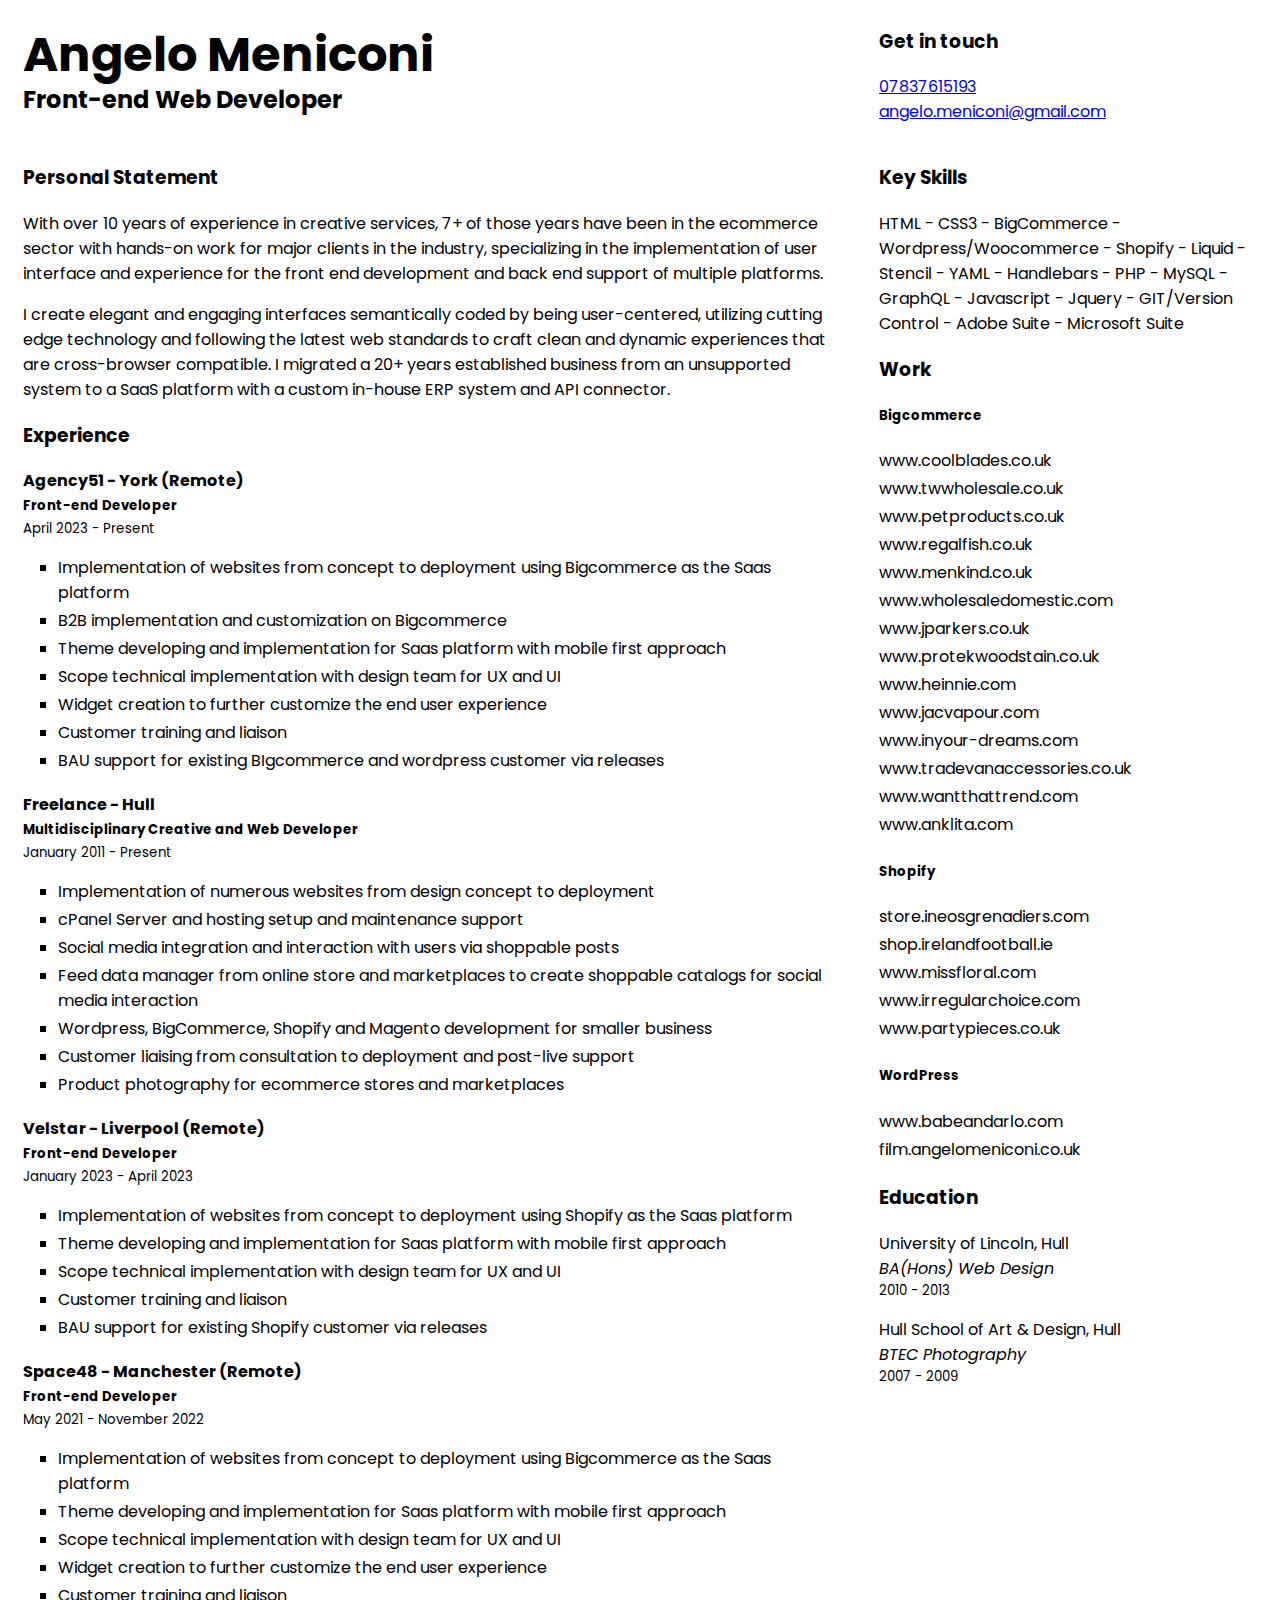
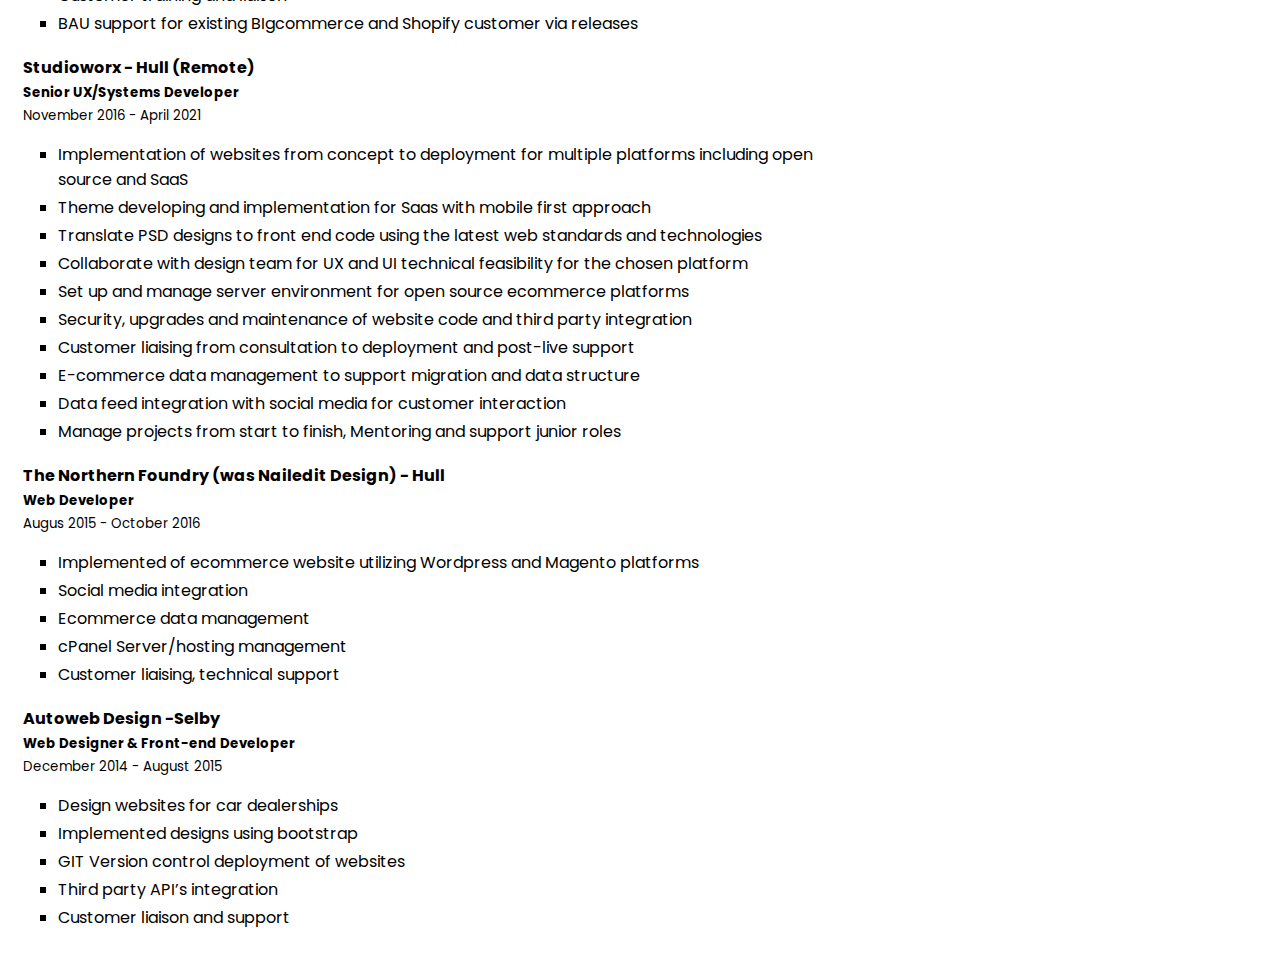
<file: index.html>
<html>
<head><meta charset="utf-8">
	<title>Angelo Meniconi - Front-end Web Developer</title>
	<meta name="description" content="Curriculum vitae of Angelo Meniconi, a frontend web developer based in East Yorkshire, UK."><meta name="keywords" content="HTML, CSS, JavaScript, Front-end developer, Bigcommerce, Magento, Shopify, Liquid, YAML, Handlebars, Ecommerce"><meta name="author" content="Angelo Meniconi"><meta name="viewport" content="width=device-width, initial-scale=1.0">
	<link href="favicon.ico" rel="icon" type="image/x-icon" />
	<link href="styles.css" rel="stylesheet" /><!-- Google tag (gtag.js) --><script async src="https://www.googletagmanager.com/gtag/js?id=G-8S0STDPBKR"></script><script>
  window.dataLayer = window.dataLayer || [];
  function gtag(){dataLayer.push(arguments);}
  gtag('js', new Date());

  gtag('config', 'G-8S0STDPBKR');
</script>
</head>
<body>
<div class="cv__wrapper">
<div class="cv__heading cv__box">
<h1>Angelo Meniconi</h1>

<h2>Front-end Web Developer</h2>
</div>

<div class="cv__main cv__box">
<div class="cv__statement">
<h3>Personal Statement</h3>

<p>With over 10 years of experience in creative services, 7+ of those years have been in the ecommerce sector with hands-on work for major clients in the industry, specializing in the implementation of user interface and experience for the front end development and back end support of multiple platforms.</p>

<p>I create elegant and engaging interfaces semantically coded by being user-centered, utilizing cutting edge technology and following the latest web standards to craft clean and dynamic experiences that are cross-browser compatible. I migrated a 20+ years established business from an unsupported system to a SaaS platform with a custom in-house ERP system and API connector.</p>
</div>

<div class="cv__experience">
<h3>Experience</h3>

<h4>Agency51 - York (Remote)</h4>

<h5>Front-end Developer</h5>

<p><small>April 2023 - Present</small></p>

<ul>
	<li>Implementation of websites from concept to deployment using Bigcommerce as the Saas platform</li>
	<li>B2B implementation and customization on Bigcommerce</li>
	<li>Theme developing and implementation for Saas platform with mobile first approach</li>
	<li>Scope technical implementation with design team for UX and UI</li>
	<li>Widget creation to further customize the end user experience</li>
	<li>Customer training and liaison</li>
	<li>BAU support for existing BIgcommerce and wordpress customer via releases</li>
</ul>

<h4>Freelance - Hull</h4>

<h5>Multidisciplinary Creative and Web Developer</h5>

<p><small>January 2011 - Present</small></p>

<ul>
	<li>Implementation of numerous websites from design concept to deployment</li>
	<li>cPanel Server and hosting setup and maintenance support</li>
	<li>Social media integration and interaction with users via shoppable posts</li>
	<li>Feed data manager from online store and marketplaces to create shoppable catalogs for social media interaction</li>
	<li>Wordpress, BigCommerce, Shopify and Magento development for smaller business</li>
	<li>Customer liaising from consultation to deployment and post-live support</li>
	<li>Product photography for ecommerce stores and marketplaces</li>
</ul>

<h4>Velstar - Liverpool (Remote)</h4>

<h5>Front-end Developer</h5>

<p><small>January 2023 - April 2023</small></p>

<ul>
	<li>Implementation of websites from concept to deployment using Shopify as the Saas platform</li>
	<li>Theme developing and implementation for Saas platform with mobile first approach</li>
	<li>Scope technical implementation with design team for UX and UI</li>
	<li>Customer training and liaison</li>
	<li>BAU support for existing Shopify customer via releases</li>
</ul>

<h4>Space48 - Manchester (Remote)</h4>

<h5>Front-end Developer</h5>

<p><small>May 2021 - November 2022</small></p>

<ul>
	<li>Implementation of websites from concept to deployment using Bigcommerce as the Saas platform</li>
	<li>Theme developing and implementation for Saas platform with mobile first approach</li>
	<li>Scope technical implementation with design team for UX and UI</li>
	<li>Widget creation to further customize the end user experience</li>
	<li>Customer training and liaison</li>
	<li>BAU support for existing BIgcommerce and Shopify customer via releases</li>
</ul>

<h4>Studioworx - Hull (Remote)</h4>

<h4></h4>

<h5>Senior UX/Systems Developer</h5>

<p><small>November 2016 - April 2021</small></p>

<ul>
	<li>Implementation of websites from concept to deployment for multiple platforms including open source and SaaS</li>
	<li>Theme developing and implementation for Saas with mobile first approach</li>
	<li>Translate PSD designs to front end code using the latest web standards and technologies</li>
	<li>Collaborate with design team for UX and UI technical feasibility for the chosen platform</li>
	<li>Set up and manage server environment for open source ecommerce platforms</li>
	<li>Security, upgrades and maintenance of website code and third party integration</li>
	<li>Customer liaising from consultation to deployment and post-live support</li>
	<li>E-commerce data management to support migration and data structure</li>
	<li>Data feed integration with social media for customer interaction</li>
	<li>Manage projects from start to finish, Mentoring and support junior roles</li>
</ul>

<h4>The Northern Foundry (was Nailedit Design) - Hull</h4>

<h5>Web Developer</h5>

<p><small>Augus 2015 - October 2016</small></p>

<ul>
	<li>Implemented of ecommerce website utilizing Wordpress and Magento platforms</li>
	<li>Social media integration</li>
	<li>Ecommerce data management</li>
	<li>cPanel Server/hosting management</li>
	<li>Customer liaising, technical support</li>
</ul>

<h4>Autoweb Design -Selby</h4>

<h5>Web Designer &amp; Front-end Developer</h5>

<p><small>December 2014 - August 2015</small></p>

<ul>
	<li>Design websites for car dealerships</li>
	<li>Implemented designs using bootstrap</li>
	<li>GIT Version control deployment of websites</li>
	<li>Third party API&rsquo;s integration</li>
	<li>Customer liaison and support</li>
</ul>
</div>
</div>

<div class="cv__sidebarcontact cv__box">
<h3>Get in touch</h3>

<p><a href="tel:07837615193">07837615193</a></p>

<p><a href="mailto:angelo.meniconi@gmail.com?subject=Hello - Website Enquiry">angelo.meniconi@gmail.com</a></p>
</div>

<div class="cv__sidebar cv__box">
<h3>Key Skills</h3>

<p>HTML - CSS3 - BigCommerce - Wordpress/Woocommerce - Shopify - Liquid - Stencil - YAML - Handlebars - PHP - MySQL - GraphQL - Javascript - Jquery - GIT/Version Control - Adobe Suite - Microsoft Suite</p>

<h3>Work</h3>

<h5>Bigcommerce</h5>

<ul>
	<li>www.coolblades.co.uk</li>
	<li>www.twwholesale.co.uk</li>
	<li>www.petproducts.co.uk</li>
	<li>www.regalfish.co.uk</li>
	<li>www.menkind.co.uk</li>
	<li>www.wholesaledomestic.com</li>
	<li>www.jparkers.co.uk</li>
	<li>www.protekwoodstain.co.uk</li>
	<li>www.heinnie.com</li>
	<li>www.jacvapour.com</li>
	<li>www.inyour-dreams.com</li>
	<li>www.tradevanaccessories.co.uk</li>
	<li>www.wantthattrend.com</li>
	<li>www.anklita.com</li>
</ul>

<h5>Shopify</h5>

<ul>
	<li>store.ineosgrenadiers.com</li>
	<li>shop.irelandfootball.ie</li>
	<li>www.missfloral.com</li>
	<li>www.irregularchoice.com</li>
	<li>www.partypieces.co.uk</li>
</ul>

<h5>WordPress</h5>

<ul>
	<li>www.babeandarlo.com</li>
	<li>film.angelomeniconi.co.uk</li>
</ul>

<h3>Education</h3>

<p>University of Lincoln, Hull<br />
<i>BA(Hons) Web Design</i><br />
<small>2010 - 2013</small></p>

<p>Hull School of Art &amp; Design, Hull<br />
<i>BTEC Photography</i><br />
<small>2007 - 2009</small></p>
</div>
</div>
</body>
</html>
</file>
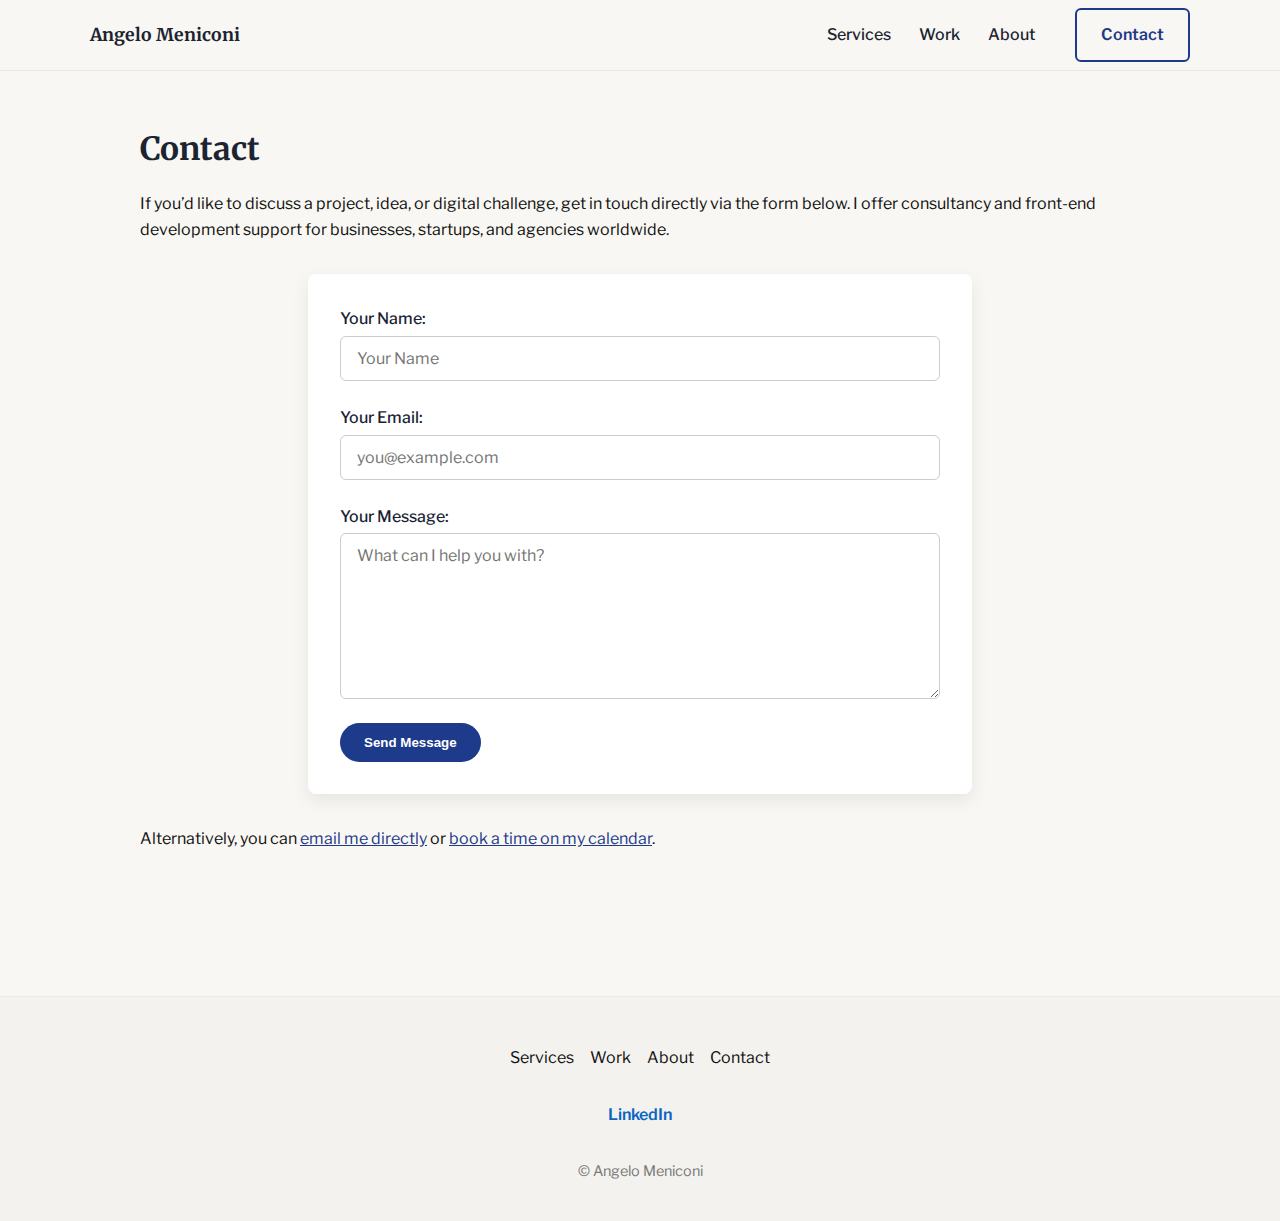
<file: contact/index.html>
<!DOCTYPE html>
<html lang="en">
<head>
  <!-- Google Tag Manager -->
  <script>
    (function(w,d,s,l,i){w[l]=w[l]||[];
      w[l].push({'gtm.start': new Date().getTime(),event:'gtm.js'});
      var f=d.getElementsByTagName(s)[0],
      j=d.createElement(s),dl=l!='dataLayer'?'&l='+l:'';
      j.async=true;
      j.src='https://www.googletagmanager.com/gtm.js?id='+i+dl;
      f.parentNode.insertBefore(j,f);
    })(window,document,'script','dataLayer','GTM-MBMHVRG5');
  </script>
  <!-- End Google Tag Manager -->

  <meta charset="utf-8">
  <meta name="viewport" content="width=device-width, initial-scale=1">

  <title>Contact — Angelo Meniconi</title>
  <meta name="description" content="Get in touch with Angelo Meniconi, freelance web designer, consultant, and front-end developer, to discuss your project, idea, or digital challenge.">
  <meta name="keywords" content="contact angelo meniconi, web developer contact, freelance web designer contact, front-end developer contact, consultancy, digital project support">
  <meta name="author" content="Angelo Meniconi">

  <!-- Canonical -->
  <link rel="canonical" href="https://angelomeniconi.co.uk/contact/">

  <!-- Open Graph -->
  <meta property="og:title" content="Contact Angelo Meniconi — Freelance Web Designer &amp; Consultant">
  <meta property="og:description" content="Reach out to Angelo Meniconi to discuss your project, whether you need web design, front-end development, or consultancy support.">
  <meta property="og:type" content="website">
  <meta property="og:url" content="https://angelomeniconi.co.uk/contact/">
  <meta property="og:image" content="https://angelomeniconi.co.uk/favicon.ico">

  <!-- Twitter -->
  <meta name="twitter:card" content="summary">
  <meta name="twitter:title" content="Contact Angelo Meniconi — Freelance Web Designer &amp; Consultant">
  <meta name="twitter:description" content="Reach out to Angelo Meniconi to discuss your project, whether you need web design, front-end development, or consultancy support.">
  <meta name="twitter:image" content="https://angelomeniconi.co.uk/favicon.ico">

  <link rel="icon" href="/favicon.ico">

  <!-- Styles -->
  <link rel="stylesheet" href="/css/styles.css">

  <!-- Google Analytics (GA4) -->
  <script async src="https://www.googletagmanager.com/gtag/js?id=G-8S0STDPBKR"></script>
  <script>
    window.dataLayer = window.dataLayer || [];
    function gtag(){dataLayer.push(arguments);}
    gtag('js', new Date());
    gtag('config', 'G-8S0STDPBKR');
  </script>

  <!-- Fonts -->
  <link href="https://fonts.googleapis.com/css2?family=Libre+Franklin:wght@400;600&family=Merriweather:wght@400;700&display=swap" rel="stylesheet">
</head>

<body>
  <!-- Google Tag Manager (noscript) -->
  <noscript>
    <iframe src="https://www.googletagmanager.com/ns.html?id=GTM-MBMHVRG5"
      height="0" width="0" style="display:none;visibility:hidden">
    </iframe>
  </noscript>
  <!-- End Google Tag Manager (noscript) -->

  <header class="site-header">
  <div class="header-inner">
    <a href="/" class="logo">
      Angelo Meniconi
    </a>

    <button class="nav-toggle" aria-label="Toggle navigation">
      ☰
    </button>

    <nav class="nav">
      <a href="/services/">Services</a>
      <a href="/work/">Work</a>
      <!--<a href="/curriculum-vitae/">CV</a>-->
      <a href="/about/">About</a>
      <a class="cta secondary" href="/contact/">Contact</a>
    </nav>
  </div>
</header>


  <main class="content">
    
<section class="section contact-page">
  <h1>Contact</h1>

  <p>
    If you’d like to discuss a project, idea, or digital challenge,
    get in touch directly via the form below. I offer consultancy
    and front-end development support for businesses, startups,
    and agencies worldwide.
  </p>

  <!-- Contact Form -->
  <form
    action="https://formspree.io/f/xvzbwgvy"
    method="POST"
    class="contact-form"
  >
    <label>
      Your Name:
      <input type="text" name="name" placeholder="Your Name" required>
    </label>

    <label>
      Your Email:
      <input type="email" name="email" placeholder="you@example.com" required>
    </label>

    <label>
      Your Message:
      <textarea name="message" placeholder="What can I help you with?" required></textarea>
    </label>

    <button type="submit" class="cta">Send Message</button>
  </form>

  <p style="margin-top:2rem;">
    Alternatively, you can <a href="mailto:angelo.meniconi@gmail.com">email me directly</a> 
    or <a href="https://cal.com/angelomeniconi" target="_blank">book a time on my calendar</a>.
  </p>
</section>

  </main>

  <footer class="footer">
  <div class="footer-inner">

    <nav class="footer-nav">
      <a href="/services/">Services</a>
      <a href="/work/">Work</a>
      <!--<a href="/curriculum-vitae/">CV</a>-->
      <a href="/about/">About</a>
      <a href="/contact/">Contact</a>
    </nav>

    <div class="footer-social">
      <a class="linkedin" href="https://www.linkedin.com/in/angelomeniconi/" target="_blank" rel="noopener">
        LinkedIn
      </a>
        <a class="fiverr" href="https://www.fiverr.com/s/38WV4vB" target="_blank" rel="noopener">
        Fiverr
      </a>
    </div>
  </div>

  <p class="footer-small">© Angelo Meniconi</p>
</footer>

  <script>
  const toggle = document.querySelector('.nav-toggle');
  const nav = document.querySelector('.nav');

  toggle.addEventListener('click', () => {
    nav.classList.toggle('active');
  });
</script>

</body>
</html>
</file>
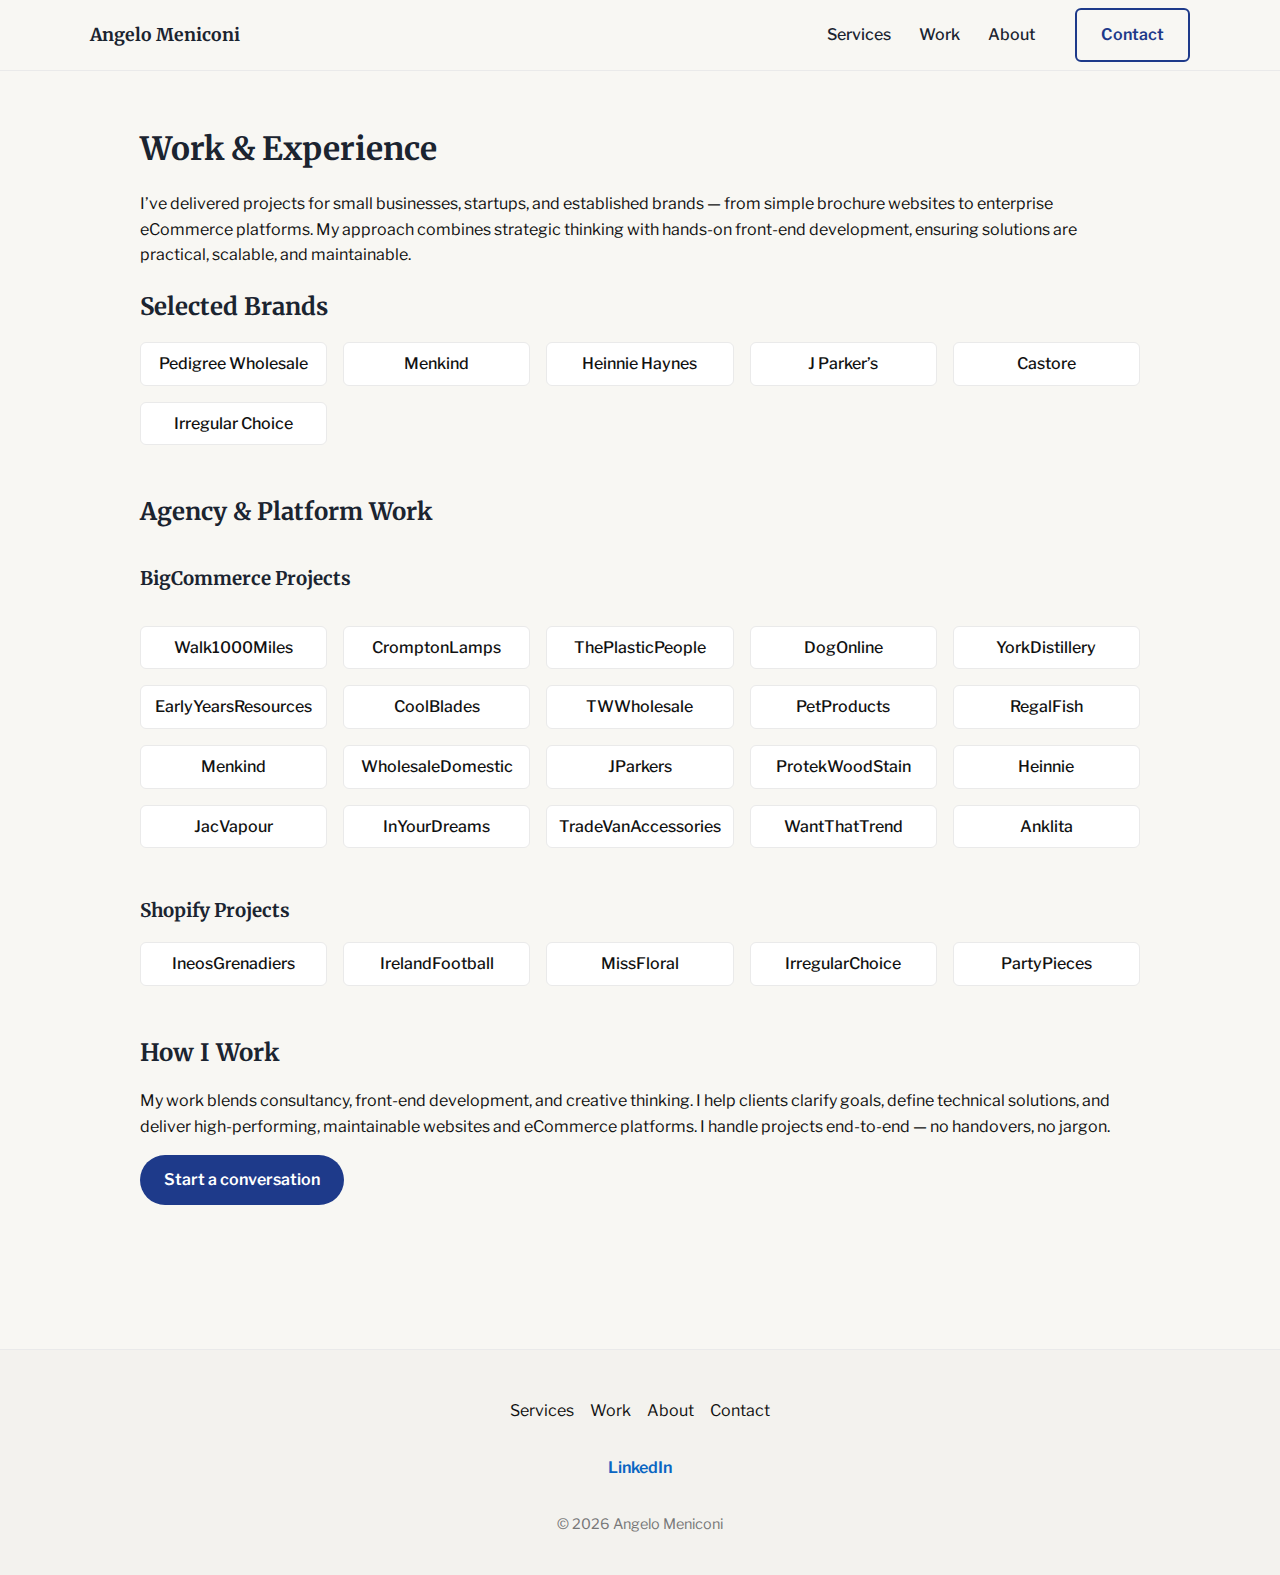
<file: work/index.html>
<!DOCTYPE html>
<html lang="en">
<head>
  <!-- Google Tag Manager -->
  <script>
    (function(w,d,s,l,i){w[l]=w[l]||[];
      w[l].push({'gtm.start': new Date().getTime(),event:'gtm.js'});
      var f=d.getElementsByTagName(s)[0],
      j=d.createElement(s),dl=l!='dataLayer'?'&l='+l:'';
      j.async=true;
      j.src='https://www.googletagmanager.com/gtm.js?id='+i+dl;
      f.parentNode.insertBefore(j,f);
    })(window,document,'script','dataLayer','GTM-MBMHVRG5');
  </script>
  <!-- End Google Tag Manager -->

  <meta charset="utf-8">
  <meta name="viewport" content="width=device-width, initial-scale=1">

  <title>Work &amp; Experience — Angelo Meniconi</title>
  <meta name="description" content="Portfolio of web and eCommerce projects delivered by Angelo Meniconi, combining consultancy, front-end development, and creative problem-solving for businesses and agencies.">
  <meta name="keywords" content="freelance web developer, front-end developer, web design, eCommerce projects, BigCommerce, Shopify, portfolio, consultancy, UX/UI">
  <meta name="author" content="Angelo Meniconi">

  <!-- Canonical -->
  <link rel="canonical" href="https://angelomeniconi.co.uk/work/">

  <!-- Open Graph -->
  <meta property="og:title" content="Work &amp; Experience | Angelo Meniconi – Freelance Web Designer &amp; Front-End Developer">
  <meta property="og:description" content="Explore the portfolio and experience of Angelo Meniconi, highlighting consultancy, front-end development, and creative projects for businesses and agencies across multiple platforms.">
  <meta propert1e" content="website">
  <meta property="og:url" content="https://angelomeniconi.co.uk/work/">
  <meta property="og:image" content="https://angelomeniconi.co.uk/favicon.ico">

  <!-- Twitter -->
  <meta name="twitter:card" content="summary">
  <meta name="twitter:title" content="Work &amp; Experience | Angelo Meniconi – Freelance Web Designer &amp; Front-End Developer">
  <meta name="twitter:description" content="Explore the portfolio and experience of Angelo Meniconi, highlighting consultancy, front-end development, and creative projects for businesses and agencies across multiple platforms.">
  <meta name="twitter:image" content="https://angelomeniconi.co.uk/favicon.ico">

<link rel="stylesheet" href="/css/styles.css">
<link rel="icon" href="/favicon.ico">

  <!-- Google Analytics (GA4) -->
  <script async src="https://www.googletagmanager.com/gtag/js?id=G-8S0STDPBKR"></script>
  <script>
    window.dataLayer = window.dataLayer || [];
    function gtag(){dataLayer.push(arguments);}
    gtag('js', new Date());
    gtag('config', 'G-8S0STDPBKR');
  </script>

  <!-- Fonts -->
  <link href="https://fonts.googleapis.com/css2?family=Libre+Franklin:wght@400;600&family=Merriweather:wght@400;700&display=swap" rel="stylesheet">
</head>

<body>
  <!-- Google Tag Manager (noscript) -->
  <noscript>
    <iframe src="https://www.googletagmanager.com/ns.html?id=GTM-MBMHVRG5"
      height="0" width="0" style="display:none;visibility:hidden">
    </iframe>
  </noscript>
  <!-- End Google Tag Manager (noscript) -->

  <header class="site-header">
  <div class="header-inner">
    <a href="/" class="logo">
      Angelo Meniconi
    </a>

    <button class="nav-toggle" aria-label="Toggle navigation">
      ☰
    </button>

    <nav class="nav">
      <a href="/services/">Services</a>
      <a href="/work/">Work</a>
      <!--<a href="/curriculum-vitae/">CV</a>-->
      <a href="/about/">About</a>
      <a class="cta secondary" href="/contact/">Contact</a>
    </nav>
  </div>
</header>


  <main class="content">
    
<h1>Work & Experience</h1>

<p>
  I’ve delivered projects for small businesses, startups, and established brands — from simple brochure websites to enterprise eCommerce platforms. My approach combines strategic thinking with hands-on front-end development, ensuring solutions are practical, scalable, and maintainable.
</p>

<section class="brands-section">
  <h2>Selected Brands</h2>
  <ul class="brands-grid">
    <li>Pedigree Wholesale</li>
    <li>Menkind</li>
    <li>Heinnie Haynes</li>
    <li>J Parker’s</li>
    <li>Castore</li>
    <li>Irregular Choice</li>
  </ul>
</section>

<section class="agency-work">
  <h2>Agency & Platform Work</h2>

  <h3>BigCommerce Projects</h3>
  <ul class="brands-grid">
<ul class="brands-grid">
  <li>Walk1000Miles</li>
  <li>CromptonLamps</li>
  <li>ThePlasticPeople</li>
  <li>DogOnline</li>
  <li>YorkDistillery</li>
  <li>EarlyYearsResources</li>
  <li>CoolBlades</li>
  <li>TWWholesale</li>
  <li>PetProducts</li>
  <li>RegalFish</li>
  <li>Menkind</li>
  <li>WholesaleDomestic</li>
  <li>JParkers</li>
  <li>ProtekWoodStain</li>
  <li>Heinnie</li>
  <li>JacVapour</li>
  <li>InYourDreams</li>
  <li>TradeVanAccessories</li>
  <li>WantThatTrend</li>
  <li>Anklita</li>
</ul>

  </ul>

  <h3>Shopify Projects</h3>
  <ul class="brands-grid">
  <li>IneosGrenadiers</li>
  <li>IrelandFootball</li>
  <li>MissFloral</li>
  <li>IrregularChoice</li>
  <li>PartyPieces</li>
  </ul>
</section>

<section class="approach">
  <h2>How I Work</h2>
  <p>
    My work blends consultancy, front-end development, and creative thinking. I help clients clarify goals, define technical solutions, and deliver high-performing, maintainable websites and eCommerce platforms. I handle projects end-to-end — no handovers, no jargon.
  </p>
  <a class="cta" href="/contact/">Start a conversation</a>
</section>

  </main>

  <footer class="footer">
  <div class="footer-inner">

    <nav class="footer-nav">
      <a href="/services/">Services</a>
      <a href="/work/">Work</a>
      <!--<a href="/curriculum-vitae/">CV</a>-->
      <a href="/about/">About</a>
      <a href="/contact/">Contact</a>
    </nav>

    <div class="footer-social">
      <a class="linkedin" href="https://www.linkedin.com/in/angelomeniconi/" target="_blank" rel="noopener">
        LinkedIn
      </a>
        <a class="fiverr" href="https://www.fiverr.com/s/38WV4vB" target="_blank" rel="noopener">
        Fiverr
      </a>
    </div>
  </div>

  <p class="footer-small">© 2026 Angelo Meniconi</p>
</footer>

  <script>
  const toggle = document.querySelector('.nav-toggle');
  const nav = document.querySelector('.nav');

  toggle.addEventListener('click', () => {
    nav.classList.toggle('active');
  });
</script>

</body>
</html>
</file>
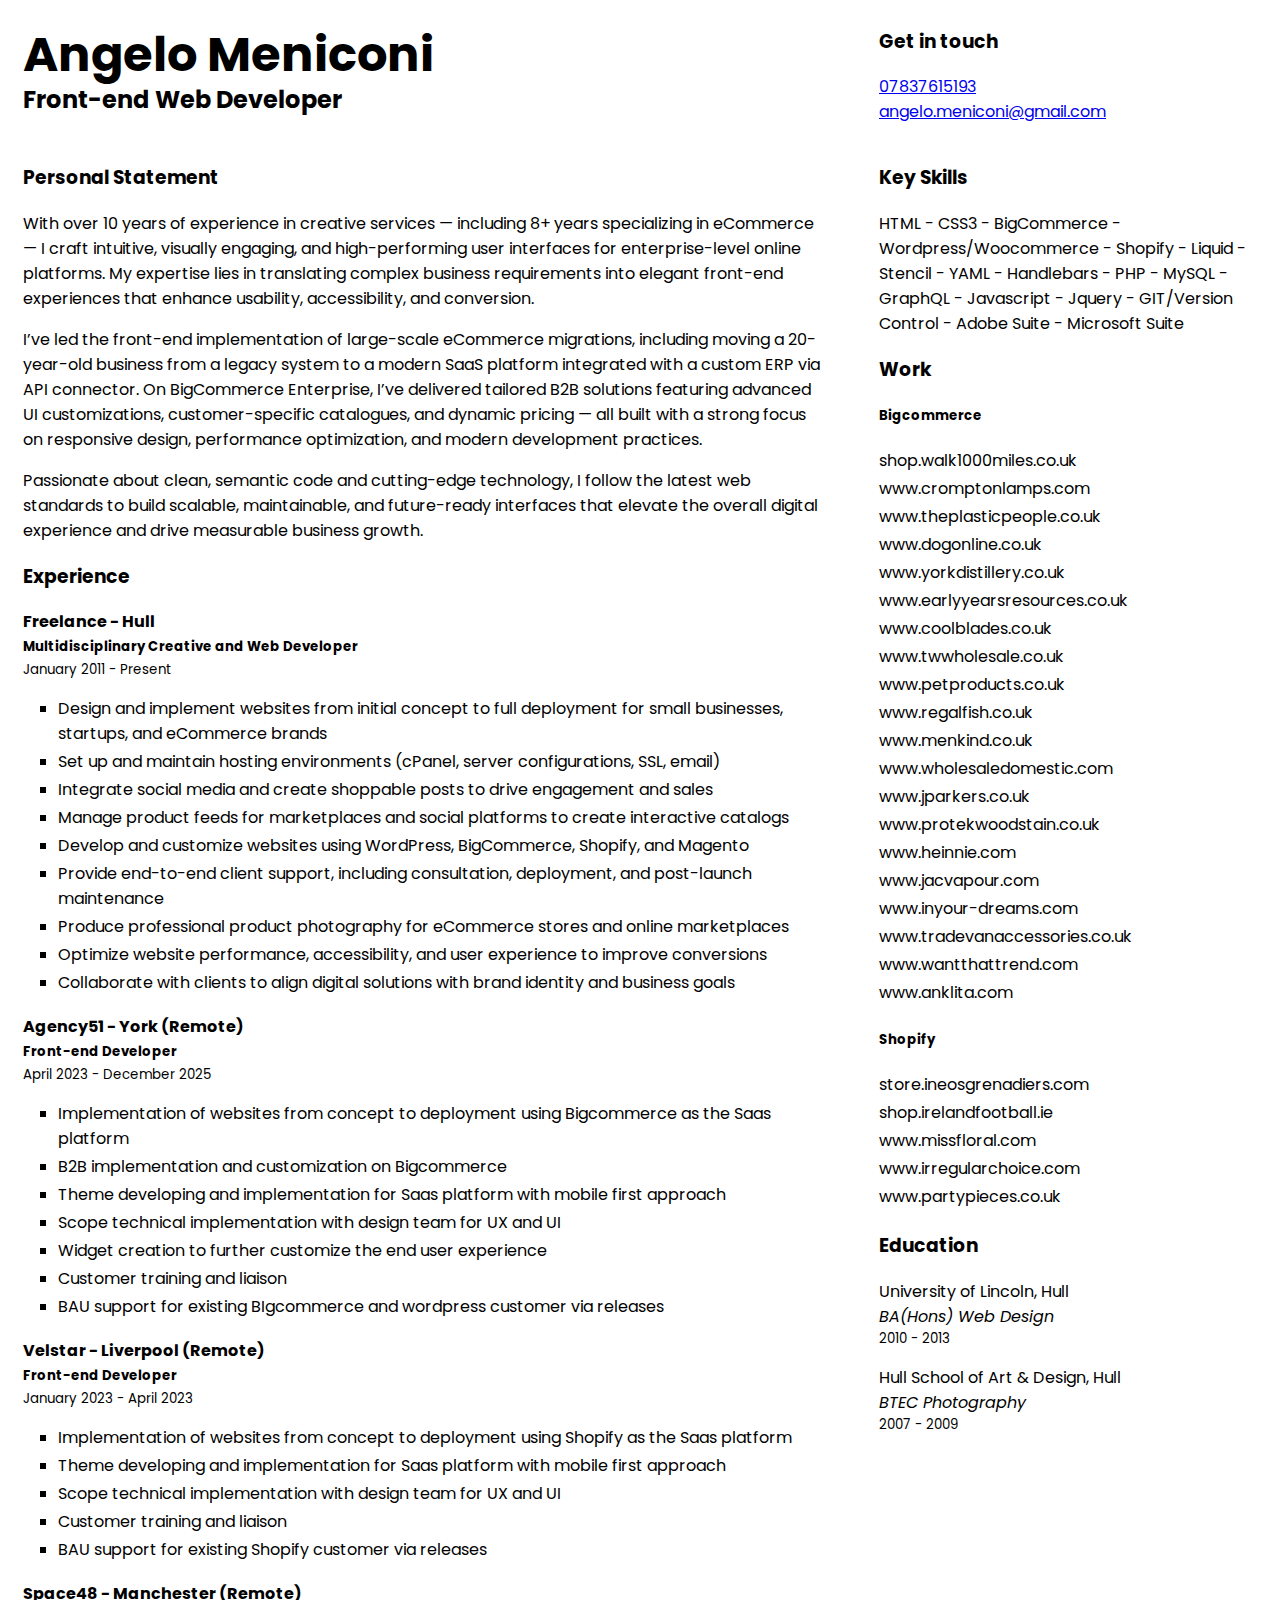
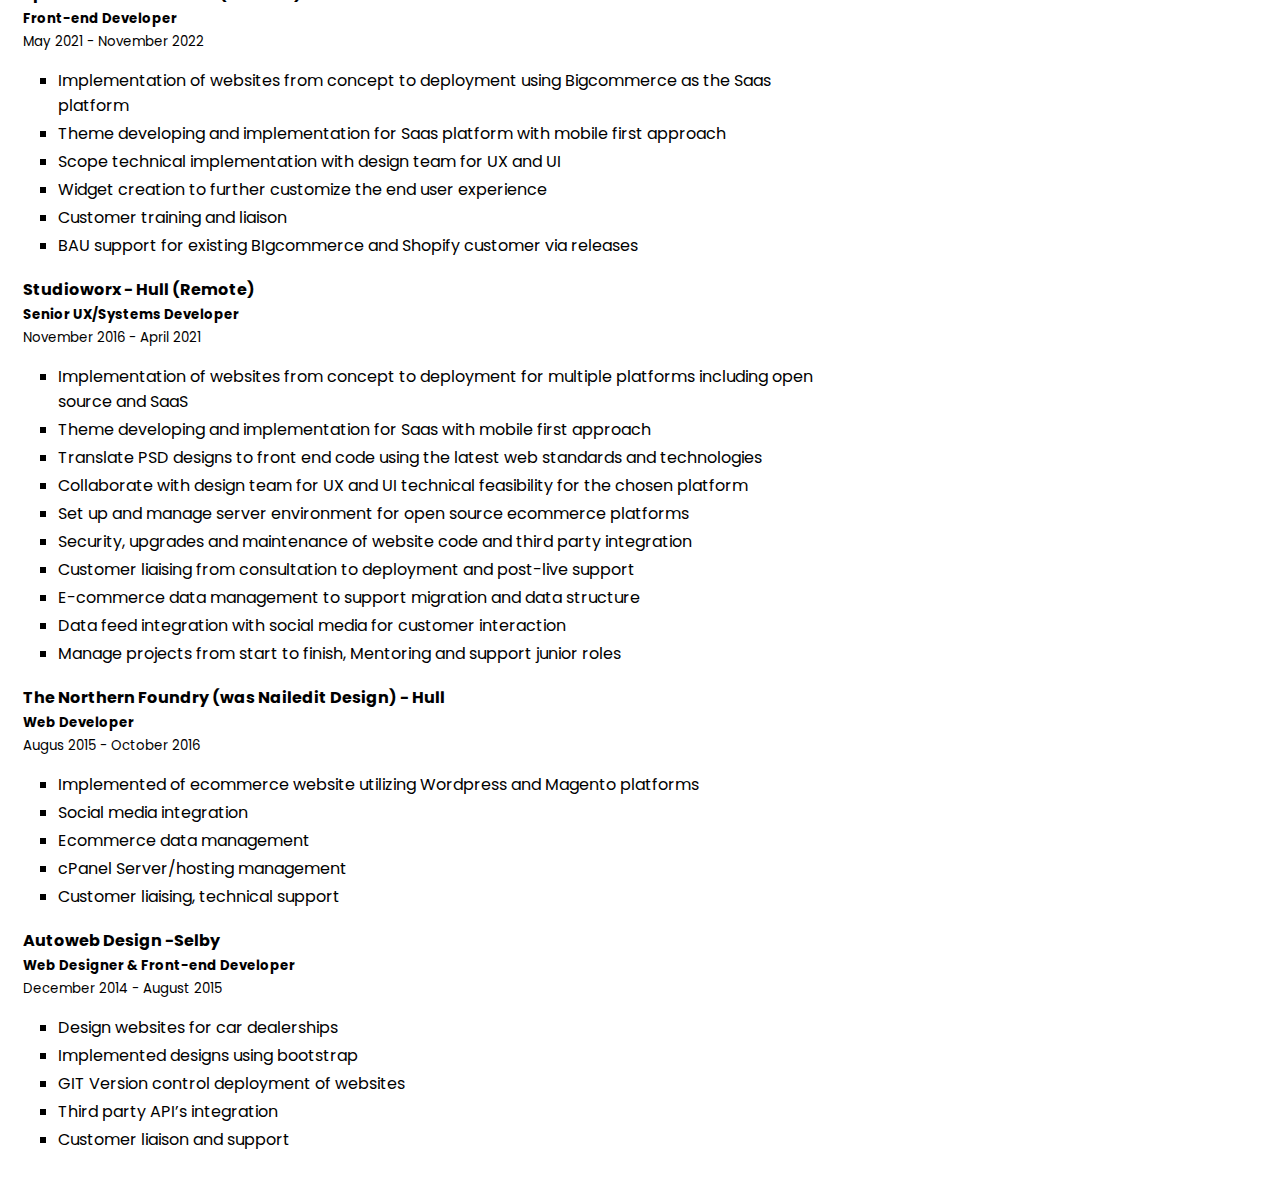
<file: curriculum-vitae.html>
<html>
<head>
  <meta charset="utf-8">

  <title>Curriculum Vitae | Angelo Meniconi – Front-End Developer & eCommerce Specialist</title>

  <meta name="description" content="Curriculum Vitae of Angelo Meniconi, a Front-End Developer based in Hull, East Yorkshire, United Kingdowm, with over 10 years of experience in eCommerce. Specialist in BigCommerce, Shopify, and WordPress, delivering fast, accessible, and scalable front-end solutions.">

  <meta name="keywords" content="Angelo Meniconi CV, Angelo Meniconi Curriculum Vitae, Front-End Developer CV, eCommerce Developer CV, BigCommerce Developer, Shopify Developer, WordPress Developer, UI Developer, HTML, CSS, JavaScript, Hull, East Yorkshire, United Kingdom, UK">

  <meta name="author" content="Angelo Meniconi">
  <meta name="viewport" content="width=device-width, initial-scale=1.0">

  <!-- Canonical -->
  <link rel="canonical" href="https://angelomeniconi.co.uk/curriculum-vitae.html">

  <!-- Open Graph / Social Sharing -->
  <meta property="og:title" content="Curriculum Vitae | Angelo Meniconi – Front-End Developer">
  <meta property="og:description" content="View the CV of Angelo Meniconi, an experienced Front-End Developer specialising in BigCommerce, Shopify, and WordPress with over 10 years in eCommerce.">
  <meta property="og:type" content="profile">
  <meta property="og:url" content="https://angelomeniconi.co.uk/curriculum-vitae.html">
  <meta property="og:image" content="https://angelomeniconi.co.uk/favicon.ico">

  <!-- Twitter Card -->
  <meta name="twitter:card" content="summary">
  <meta name="twitter:title" content="Curriculum Vitae | Angelo Meniconi – Front-End Developer">
  <meta name="twitter:description" content="Curriculum Vitae of Angelo Meniconi, a UK-based Front-End Developer with 10+ years of eCommerce experience across BigCommerce, Shopify, and WordPress.">
  <meta name="twitter:image" content="https://angelomeniconi.co.uk/favicon.ico">

  <!-- Favicon -->
  <link rel="icon" href="favicon.ico" type="image/x-icon">

  <!-- Styles -->
  <link href="styles.css" rel="stylesheet">

  <!-- Google Tag Manager -->
<script async="" src="https://www.googletagmanager.com/gtm.js?id=GTM-MBMHVRG5"></script><script>(function(w,d,s,l,i){w[l]=w[l]||[];w[l].push({'gtm.start':
new Date().getTime(),event:'gtm.js'});var f=d.getElementsByTagName(s)[0],
j=d.createElement(s),dl=l!='dataLayer'?'&l='+l:'';j.async=true;j.src=
'https://www.googletagmanager.com/gtm.js?id='+i+dl;f.parentNode.insertBefore(j,f);
})(window,document,'script','dataLayer','GTM-MBMHVRG5');</script>
<!-- End Google Tag Manager -->
</head>

<body>
	<!-- Google Tag Manager (noscript) -->
<noscript><iframe src="https://www.googletagmanager.com/ns.html?id=GTM-MBMHVRG5"
height="0" width="0" style="display:none;visibility:hidden"></iframe></noscript>
<!-- End Google Tag Manager (noscript) -->
<div class="cv__wrapper">
<div class="cv__heading cv__box">
<h1>Angelo Meniconi</h1>

<h2>Front-end Web Developer</h2>
</div>

<div class="cv__main cv__box">
<div class="cv__statement">
<h3>Personal Statement</h3>
<p>With over 10 years of experience in creative services — including 8+ years specializing in eCommerce — I craft intuitive, visually engaging, and high-performing user interfaces for enterprise-level online platforms. My expertise lies in translating complex business requirements into elegant front-end experiences that enhance usability, accessibility, and conversion.</p>

<p>I’ve led the front-end implementation of large-scale eCommerce migrations, including moving a 20-year-old business from a legacy system to a modern SaaS platform integrated with a custom ERP via API connector. On BigCommerce Enterprise, I’ve delivered tailored B2B solutions featuring advanced UI customizations, customer-specific catalogues, and dynamic pricing — all built with a strong focus on responsive design, performance optimization, and modern development practices.</p>

<p>Passionate about clean, semantic code and cutting-edge technology, I follow the latest web standards to build scalable, maintainable, and future-ready interfaces that elevate the overall digital experience and drive measurable business growth.</p>
</div>

<div class="cv__experience">
<h3>Experience</h3>

<h4>Freelance - Hull</h4>

<h5>Multidisciplinary Creative and Web Developer</h5>

<p><small>January 2011 - Present</small></p>

<ul>
  <li>Design and implement websites from initial concept to full deployment for small businesses, startups, and eCommerce brands</li>
  <li>Set up and maintain hosting environments (cPanel, server configurations, SSL, email)</li>
  <li>Integrate social media and create shoppable posts to drive engagement and sales</li>
  <li>Manage product feeds for marketplaces and social platforms to create interactive catalogs</li>
  <li>Develop and customize websites using WordPress, BigCommerce, Shopify, and Magento</li>
  <li>Provide end-to-end client support, including consultation, deployment, and post-launch maintenance</li>
  <li>Produce professional product photography for eCommerce stores and online marketplaces</li>
  <li>Optimize website performance, accessibility, and user experience to improve conversions</li>
  <li>Collaborate with clients to align digital solutions with brand identity and business goals</li>
</ul>

<h4>Agency51 - York (Remote)</h4>

<h5>Front-end Developer</h5>

<p><small>April 2023 - December 2025</small></p>

<ul>
	<li>Implementation of websites from concept to deployment using Bigcommerce as the Saas platform</li>
	<li>B2B implementation and customization on Bigcommerce</li>
	<li>Theme developing and implementation for Saas platform with mobile first approach</li>
	<li>Scope technical implementation with design team for UX and UI</li>
	<li>Widget creation to further customize the end user experience</li>
	<li>Customer training and liaison</li>
	<li>BAU support for existing BIgcommerce and wordpress customer via releases</li>
</ul>

<h4>Velstar - Liverpool (Remote)</h4>

<h5>Front-end Developer</h5>

<p><small>January 2023 - April 2023</small></p>

<ul>
	<li>Implementation of websites from concept to deployment using Shopify as the Saas platform</li>
	<li>Theme developing and implementation for Saas platform with mobile first approach</li>
	<li>Scope technical implementation with design team for UX and UI</li>
	<li>Customer training and liaison</li>
	<li>BAU support for existing Shopify customer via releases</li>
</ul>

<h4>Space48 - Manchester (Remote)</h4>

<h5>Front-end Developer</h5>

<p><small>May 2021 - November 2022</small></p>

<ul>
	<li>Implementation of websites from concept to deployment using Bigcommerce as the Saas platform</li>
	<li>Theme developing and implementation for Saas platform with mobile first approach</li>
	<li>Scope technical implementation with design team for UX and UI</li>
	<li>Widget creation to further customize the end user experience</li>
	<li>Customer training and liaison</li>
	<li>BAU support for existing BIgcommerce and Shopify customer via releases</li>
</ul>

<h4>Studioworx - Hull (Remote)</h4>

<h4></h4>

<h5>Senior UX/Systems Developer</h5>

<p><small>November 2016 - April 2021</small></p>

<ul>
	<li>Implementation of websites from concept to deployment for multiple platforms including open source and SaaS</li>
	<li>Theme developing and implementation for Saas with mobile first approach</li>
	<li>Translate PSD designs to front end code using the latest web standards and technologies</li>
	<li>Collaborate with design team for UX and UI technical feasibility for the chosen platform</li>
	<li>Set up and manage server environment for open source ecommerce platforms</li>
	<li>Security, upgrades and maintenance of website code and third party integration</li>
	<li>Customer liaising from consultation to deployment and post-live support</li>
	<li>E-commerce data management to support migration and data structure</li>
	<li>Data feed integration with social media for customer interaction</li>
	<li>Manage projects from start to finish, Mentoring and support junior roles</li>
</ul>

<h4>The Northern Foundry (was Nailedit Design) - Hull</h4>

<h5>Web Developer</h5>

<p><small>Augus 2015 - October 2016</small></p>

<ul>
	<li>Implemented of ecommerce website utilizing Wordpress and Magento platforms</li>
	<li>Social media integration</li>
	<li>Ecommerce data management</li>
	<li>cPanel Server/hosting management</li>
	<li>Customer liaising, technical support</li>
</ul>

<h4>Autoweb Design -Selby</h4>

<h5>Web Designer &amp; Front-end Developer</h5>

<p><small>December 2014 - August 2015</small></p>

<ul>
	<li>Design websites for car dealerships</li>
	<li>Implemented designs using bootstrap</li>
	<li>GIT Version control deployment of websites</li>
	<li>Third party API&rsquo;s integration</li>
	<li>Customer liaison and support</li>
</ul>
</div>
</div>

<div class="cv__sidebarcontact cv__box">
<h3>Get in touch</h3>

<p><a href="tel:07837615193">07837615193</a></p>

<p><a href="mailto:angelo.meniconi@gmail.com?subject=Hello - Website Enquiry">angelo.meniconi@gmail.com</a></p>
</div>

<div class="cv__sidebar cv__box">
<h3>Key Skills</h3>

<p>HTML - CSS3 - BigCommerce - Wordpress/Woocommerce - Shopify - Liquid - Stencil - YAML - Handlebars - PHP - MySQL - GraphQL - Javascript - Jquery - GIT/Version Control - Adobe Suite - Microsoft Suite</p>

<h3>Work</h3>

<h5>Bigcommerce</h5>

<ul>
	<li>shop.walk1000miles.co.uk</li>
	<li>www.cromptonlamps.com</li>
	<li>www.theplasticpeople.co.uk</li>
	<li>www.dogonline.co.uk</li>
	<li>www.yorkdistillery.co.uk</li>
	<li>www.earlyyearsresources.co.uk</li>
	<li>www.coolblades.co.uk</li>
	<li>www.twwholesale.co.uk</li>
	<li>www.petproducts.co.uk</li>
	<li>www.regalfish.co.uk</li>
	<li>www.menkind.co.uk</li>
	<li>www.wholesaledomestic.com</li>
	<li>www.jparkers.co.uk</li>
	<li>www.protekwoodstain.co.uk</li>
	<li>www.heinnie.com</li>
	<li>www.jacvapour.com</li>
	<li>www.inyour-dreams.com</li>
	<li>www.tradevanaccessories.co.uk</li>
	<li>www.wantthattrend.com</li>
	<li>www.anklita.com</li>
</ul>

<h5>Shopify</h5>

<ul>
	<li>store.ineosgrenadiers.com</li>
	<li>shop.irelandfootball.ie</li>
	<li>www.missfloral.com</li>
	<li>www.irregularchoice.com</li>
	<li>www.partypieces.co.uk</li>
</ul>

<h3>Education</h3>

<p>University of Lincoln, Hull<br />
<i>BA(Hons) Web Design</i><br />
<small>2010 - 2013</small></p>

<p>Hull School of Art &amp; Design, Hull<br />
<i>BTEC Photography</i><br />
<small>2007 - 2009</small></p>
</div>
</div>
</body>
</html>
</file>
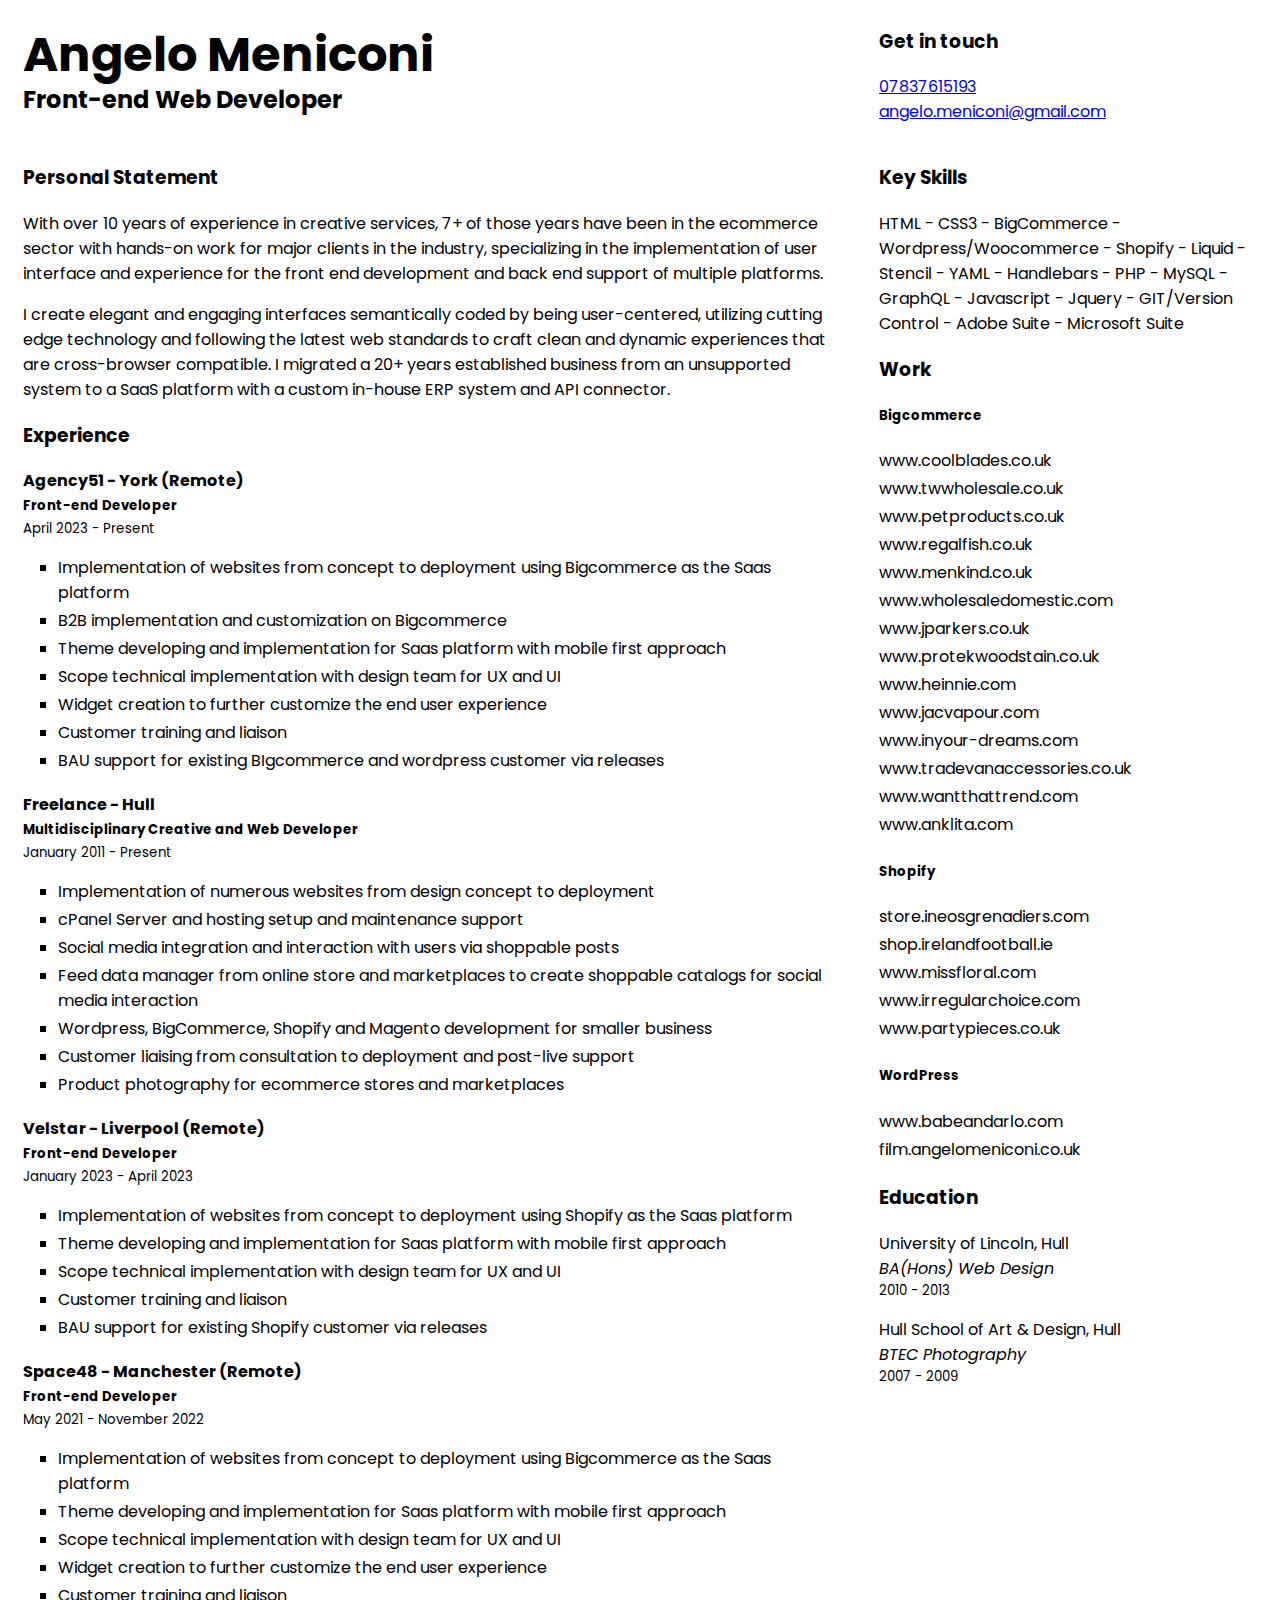
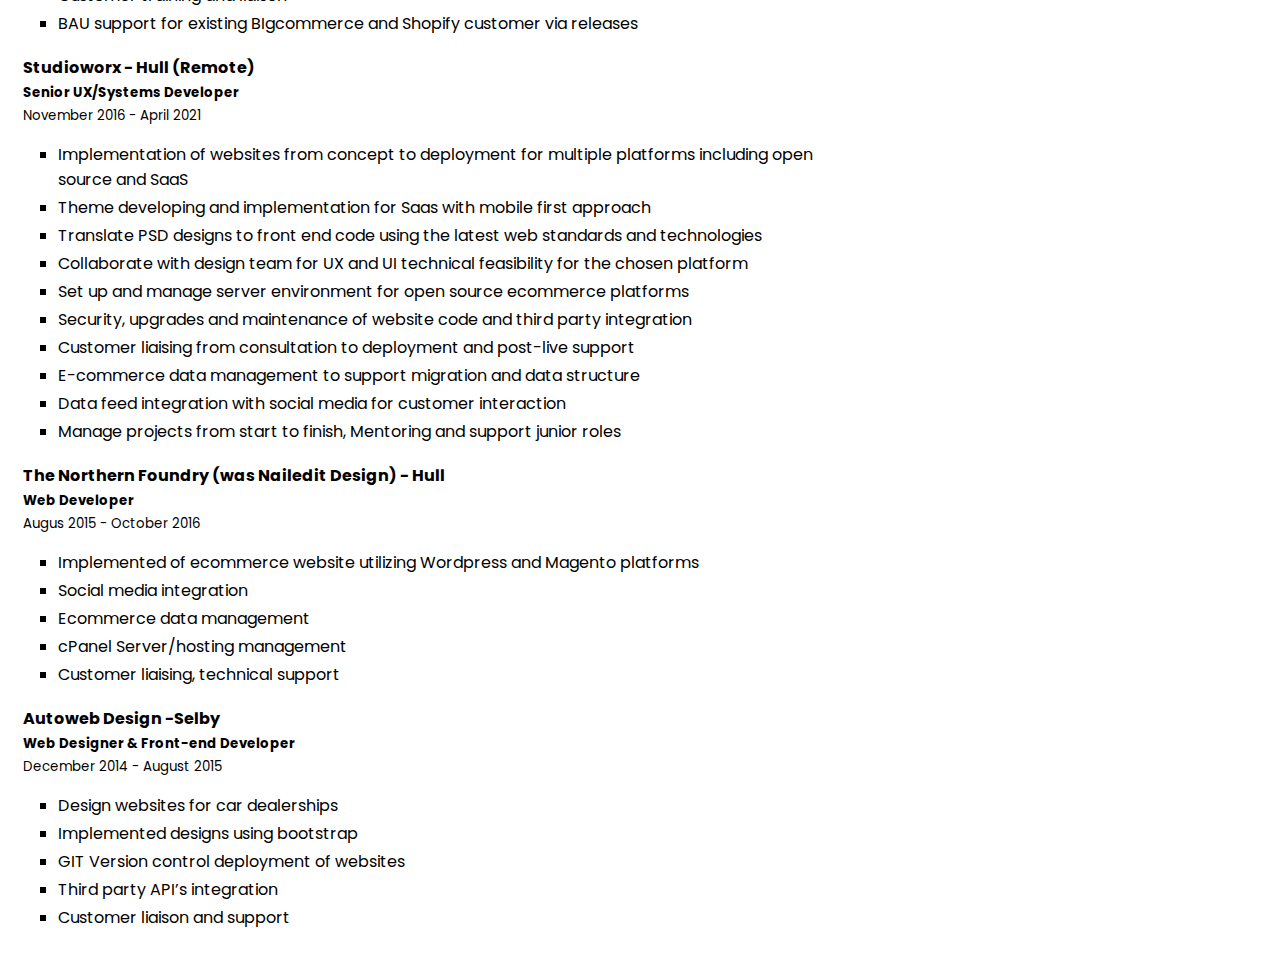
<file: index (1).html>
<html>
<head><meta charset="utf-8">
	<title>Angelo Meniconi - Front-end Web Developer</title>
	<meta name="description" content="Curriculum vitae of Angelo Meniconi, a frontend web developer based in East Yorkshire, UK."><meta name="keywords" content="HTML, CSS, JavaScript, Front-end developer, Bigcommerce, Magento, Shopify, Liquid, YAML, Handlebars, Ecommerce"><meta name="author" content="Angelo Meniconi"><meta name="viewport" content="width=device-width, initial-scale=1.0">
	<link href="/images/favicon.ico" rel="icon" type="image/x-icon" />
	<link href="styles.css" rel="stylesheet" /><!-- Google tag (gtag.js) --><script async src="https://www.googletagmanager.com/gtag/js?id=G-8S0STDPBKR"></script><script>
  window.dataLayer = window.dataLayer || [];
  function gtag(){dataLayer.push(arguments);}
  gtag('js', new Date());

  gtag('config', 'G-8S0STDPBKR');
</script>
</head>
<body>
<div class="cv__wrapper">
<div class="cv__heading cv__box">
<h1>Angelo Meniconi</h1>

<h2>Front-end Web Developer</h2>
</div>

<div class="cv__main cv__box">
<div class="cv__statement">
<h3>Personal Statement</h3>

<p>With over 10 years of experience in creative services, 7+ of those years have been in the ecommerce sector with hands-on work for major clients in the industry, specializing in the implementation of user interface and experience for the front end development and back end support of multiple platforms.</p>

<p>I create elegant and engaging interfaces semantically coded by being user-centered, utilizing cutting edge technology and following the latest web standards to craft clean and dynamic experiences that are cross-browser compatible. I migrated a 20+ years established business from an unsupported system to a SaaS platform with a custom in-house ERP system and API connector.</p>
</div>

<div class="cv__experience">
<h3>Experience</h3>

<h4>Agency51 - York (Remote)</h4>

<h5>Front-end Developer</h5>

<p><small>April 2023 - Present</small></p>

<ul>
	<li>Implementation of websites from concept to deployment using Bigcommerce as the Saas platform</li>
	<li>B2B implementation and customization on Bigcommerce</li>
	<li>Theme developing and implementation for Saas platform with mobile first approach</li>
	<li>Scope technical implementation with design team for UX and UI</li>
	<li>Widget creation to further customize the end user experience</li>
	<li>Customer training and liaison</li>
	<li>BAU support for existing BIgcommerce and wordpress customer via releases</li>
</ul>

<h4>Freelance - Hull</h4>

<h5>Multidisciplinary Creative and Web Developer</h5>

<p><small>January 2011 - Present</small></p>

<ul>
	<li>Implementation of numerous websites from design concept to deployment</li>
	<li>cPanel Server and hosting setup and maintenance support</li>
	<li>Social media integration and interaction with users via shoppable posts</li>
	<li>Feed data manager from online store and marketplaces to create shoppable catalogs for social media interaction</li>
	<li>Wordpress, BigCommerce, Shopify and Magento development for smaller business</li>
	<li>Customer liaising from consultation to deployment and post-live support</li>
	<li>Product photography for ecommerce stores and marketplaces</li>
</ul>

<h4>Velstar - Liverpool (Remote)</h4>

<h5>Front-end Developer</h5>

<p><small>January 2023 - April 2023</small></p>

<ul>
	<li>Implementation of websites from concept to deployment using Shopify as the Saas platform</li>
	<li>Theme developing and implementation for Saas platform with mobile first approach</li>
	<li>Scope technical implementation with design team for UX and UI</li>
	<li>Customer training and liaison</li>
	<li>BAU support for existing Shopify customer via releases</li>
</ul>

<h4>Space48 - Manchester (Remote)</h4>

<h5>Front-end Developer</h5>

<p><small>May 2021 - November 2022</small></p>

<ul>
	<li>Implementation of websites from concept to deployment using Bigcommerce as the Saas platform</li>
	<li>Theme developing and implementation for Saas platform with mobile first approach</li>
	<li>Scope technical implementation with design team for UX and UI</li>
	<li>Widget creation to further customize the end user experience</li>
	<li>Customer training and liaison</li>
	<li>BAU support for existing BIgcommerce and Shopify customer via releases</li>
</ul>

<h4>Studioworx - Hull (Remote)</h4>

<h4></h4>

<h5>Senior UX/Systems Developer</h5>

<p><small>November 2016 - April 2021</small></p>

<ul>
	<li>Implementation of websites from concept to deployment for multiple platforms including open source and SaaS</li>
	<li>Theme developing and implementation for Saas with mobile first approach</li>
	<li>Translate PSD designs to front end code using the latest web standards and technologies</li>
	<li>Collaborate with design team for UX and UI technical feasibility for the chosen platform</li>
	<li>Set up and manage server environment for open source ecommerce platforms</li>
	<li>Security, upgrades and maintenance of website code and third party integration</li>
	<li>Customer liaising from consultation to deployment and post-live support</li>
	<li>E-commerce data management to support migration and data structure</li>
	<li>Data feed integration with social media for customer interaction</li>
	<li>Manage projects from start to finish, Mentoring and support junior roles</li>
</ul>

<h4>The Northern Foundry (was Nailedit Design) - Hull</h4>

<h5>Web Developer</h5>

<p><small>Augus 2015 - October 2016</small></p>

<ul>
	<li>Implemented of ecommerce website utilizing Wordpress and Magento platforms</li>
	<li>Social media integration</li>
	<li>Ecommerce data management</li>
	<li>cPanel Server/hosting management</li>
	<li>Customer liaising, technical support</li>
</ul>

<h4>Autoweb Design -Selby</h4>

<h5>Web Designer &amp; Front-end Developer</h5>

<p><small>December 2014 - August 2015</small></p>

<ul>
	<li>Design websites for car dealerships</li>
	<li>Implemented designs using bootstrap</li>
	<li>GIT Version control deployment of websites</li>
	<li>Third party API&rsquo;s integration</li>
	<li>Customer liaison and support</li>
</ul>
</div>
</div>

<div class="cv__sidebarcontact cv__box">
<h3>Get in touch</h3>

<p><a href="tel:07837615193">07837615193</a></p>

<p><a href="mailto:angelo.meniconi@gmail.com?subject=Hello - Website Enquiry">angelo.meniconi@gmail.com</a></p>
</div>

<div class="cv__sidebar cv__box">
<h3>Key Skills</h3>

<p>HTML - CSS3 - BigCommerce - Wordpress/Woocommerce - Shopify - Liquid - Stencil - YAML - Handlebars - PHP - MySQL - GraphQL - Javascript - Jquery - GIT/Version Control - Adobe Suite - Microsoft Suite</p>

<h3>Work</h3>

<h5>Bigcommerce</h5>

<ul>
	<li>www.coolblades.co.uk</li>
	<li>www.twwholesale.co.uk</li>
	<li>www.petproducts.co.uk</li>
	<li>www.regalfish.co.uk</li>
	<li>www.menkind.co.uk</li>
	<li>www.wholesaledomestic.com</li>
	<li>www.jparkers.co.uk</li>
	<li>www.protekwoodstain.co.uk</li>
	<li>www.heinnie.com</li>
	<li>www.jacvapour.com</li>
	<li>www.inyour-dreams.com</li>
	<li>www.tradevanaccessories.co.uk</li>
	<li>www.wantthattrend.com</li>
	<li>www.anklita.com</li>
</ul>

<h5>Shopify</h5>

<ul>
	<li>store.ineosgrenadiers.com</li>
	<li>shop.irelandfootball.ie</li>
	<li>www.missfloral.com</li>
	<li>www.irregularchoice.com</li>
	<li>www.partypieces.co.uk</li>
</ul>

<h5>WordPress</h5>

<ul>
	<li>www.babeandarlo.com</li>
	<li>film.angelomeniconi.co.uk</li>
</ul>

<h3>Education</h3>

<p>University of Lincoln, Hull<br />
<i>BA(Hons) Web Design</i><br />
<small>2010 - 2013</small></p>

<p>Hull School of Art &amp; Design, Hull<br />
<i>BTEC Photography</i><br />
<small>2007 - 2009</small></p>
</div>
</div>
</body>
</html>
</file>
<file: styles.css>
@import url("https://fonts.googleapis.com/css2?family=Poppins:wght@400;600&display=swap");

.cv__wrapper {
  display: grid;
  grid-template-columns: 1fr;
  grid-template-areas:
    "heading"
    "content"
    "sidebar"
    "sidebarcontact";
  max-width: 1280px;
  margin: 0 auto;
}

@media only screen and (min-width: 768px) {
  .cv__wrapper {
    grid-gap: 20px;
    grid-template-columns: 1fr 1fr 1fr;
    grid-template-areas:
      "heading heading sidebarcontact"
      "content content sidebar";
  }
}

html {
  font-family: "Poppins", sans-serif;
}

h1 {
  font-size: 48px;
  margin: 18.72px 0 0 0;
  line-height: 55px;
}

h2 {
  margin: 0;
}

ul {
  padding-left: 0;
}

li {
  list-style: none;
  padding: 0 0 3px 0;
}

p{
    font-size: 16px;
}

.cv__heading {
  grid-area: heading;
}

.cv__main {
  grid-area: content;
}

.cv__sidebarcontact {
  grid-area: sidebarcontact;
}

.cv__sidebar {
  grid-area: sidebar;
}

.cv__box {
  padding: 0 15px;
}

.cv__sidebarcontact p {
  margin: 0;
}

.cv__experience h4,
.cv__experience h5 {
  margin: 0 0 3px 0;
}

.cv__experience p {
  margin-top: 0;
}

.cv__experience li {
  list-style: square;
}

.cv__experience ul {
  padding-left: 35px;
}
</file>
<file: css/styles.css>
/* =========================
   CSS VARIABLES
   ========================= */
:root {
  /* Typography */
  --font-body: 'Libre Franklin', sans-serif;
  --font-heading: 'Merriweather', serif;

  /* Core colours */
  --color-text: #111;
  --color-heading: #1b2430;
  --color-muted: #555;
  --color-border: #eaeaea;

  /* Backgrounds */
  --color-bg-main: #f8f7f3;
  --color-bg-footer: #f3f2ee;

  /* Accent */
  --color-accent: #1e3a8a;        /* main CTA green */
  --color-accent-hover: #162c6b;  /* hover for CTA */

  /* Social */
  --color-linkedin: #0A66C2;
  --color-fiverr: #1dbf73;
}

/* =========================
   BASE STYLES
   ========================= */
body {
  margin: 0;
  font-family: var(--font-body);
  line-height: 1.6;
  color: var(--color-text);
  background: var(--color-bg-main);
}

h1, h2, h3 {
  font-family: var(--font-heading);
  color: var(--color-heading);
  margin-bottom: 1rem;
}

a {
   color: var(--color-accent);
}

/* =========================
   LAYOUT
   ========================= */
.content {
  max-width: 1000px;
  margin: auto;
  padding: 2rem 1.5rem;
}

section {
  margin-bottom: 3rem;
}

/* =========================
   HERO
   ========================= */
.hero {
  text-align: center;
  padding: 3rem 1.5rem;
}

.hero h1 {
  font-size: 2.5rem;
}

.hero p {
  font-size: 1.25rem;
  color: var(--color-muted);
}

/* Full-width white hero */
.full-width-hero {
    border-bottom: 2px solid var(--color-border);
}

.hero-ctas {
   gap:0.5rem;
}

/* =========================
   BUTTONS / CTA
   ========================= */
.cta {
  display: inline-block;
  background: var(--color-accent);
  color: #fff;
  padding: 0.75rem 1.5rem;
  border-radius: 25px;
  font-weight: 600;
  text-decoration: none;
  transition: background 0.2s ease;
}

.cta:hover {
  background: var(--color-accent-hover);
}

.cta.secondary {
  background: transparent;
  color: var(--color-accent);
  border: 2px solid var(--color-accent);
  padding: 0.75rem 1.5rem;
  border-radius: 6px;
  margin-left: 0.75rem; /* small spacing between buttons */
  font-weight: 600;
}

.cta.secondary:hover {
  background: var(--color-accent);
  color: #fff;
}

/* =========================
   HEADER / NAV
   ========================= */
.site-header {
  border-bottom: 1px solid var(--color-border);
}

.header-inner {
  max-width: 1100px;
  margin: auto;
  padding: 0.5rem 1.5rem;
  display: flex;
  justify-content: space-between;
  align-items: center;
}

.logo {
  font-family: var(--font-heading);
  font-weight: 700;
  font-size: 1.1rem;
  color: var(--color-heading);
  text-decoration: none;
}

.nav {
  display: flex;
  align-items: center;
  gap: 1.75rem;
}

.nav a {
  font-weight: 500;
  color: var(--color-heading);
  text-decoration: none;
  transition: color 0.2s ease;
}

.nav a:hover {
  color: var(--color-accent);
}

.nav-cta {
  background: var(--color-accent);
  color: #fff !important;
  padding: 0.5rem 1rem;
  border-radius: 6px;
  transition: background 0.2s ease;
}

.nav-cta:hover {
  background: var(--color-accent-hover);

}

/* Burger menu */
.nav-toggle {
  display: none;
  background: none;
  border: none;
  font-size: 1.5rem;
  cursor: pointer;
}

/* =========================
   MOBILE NAV
   ========================= */
@media (max-width: 768px) {
  .nav-toggle {
    display: block;
  }

  .nav {
    position: absolute;
    top: 50px;
    right: 0;
    width: 100%;
    flex-direction: column;
    background: var(--color-bg-main);
    padding: 1.5rem;
    border-bottom: 1px solid var(--color-border);
    display: none;
  }

  .nav.active {
    display: flex;
    gap: 0.5rem;
    box-sizing: border-box;
  }

  .nav a {
    width: 100%;
    padding: 0.75rem 0;
  }

  .cta.secondary {
    background: none;
    color: var(--color-heading) !important;
    font-weight: 400;
    border: 0;
    margin : 0;
  }

  .cta.secondary:hover {
    background:none;
    color: var(--color-accent) !important;
  }
}

/* =========================
   FOOTER
   ========================= */
.footer {
  background: var(--color-bg-footer);
  border-top: 1px solid var(--color-border);
  padding: 3rem 1.5rem 1.5rem;
  margin-top: 4rem;
}

.footer-inner {
  max-width: 1100px;
  margin: auto;
  display: grid;
  gap: 2rem;
  justify-content: center;
}

.footer-nav {
  display: inline-flex;
  gap: 1rem;
  justify-content: center;
}

.footer-nav a {
  color: var(--color-text);
  text-decoration: none;
}

.footer-nav a:hover {
  color: var(--color-accent);
}

.footer-social {
  display: inline-flex;
  gap: 1rem;
  justify-content: center;
}

.footer-social a {
  font-weight: 600;
  text-decoration: none;
}

.footer-social .linkedin {
  color: var(--color-linkedin);
}

.footer-social .fiverr {
  color: var(--color-fiverr);
  display: none;
}

.footer-small {
  text-align: center;
  margin-top: 2rem;
  font-size: 0.9rem;
  color: #777;
}

/* =========================
   CONTACT FORM
   ========================= */
.contact-form {
  max-width: 600px;
  margin: 2rem auto;
  padding: 2rem;
  background: #fff;
  border-radius: 8px;
  box-shadow: 0 6px 18px rgba(0,0,0,0.08);
  display: flex;
  flex-direction: column;
  gap: 1.5rem;
}

.contact-form label {
  display: flex;
  flex-direction: column;
  font-weight: 500;
  color: #1a1f36;
}

.contact-form input,
.contact-form textarea {
  margin-top: 0.25rem;
  padding: 0.75rem 1rem;
  border: 1px solid #ccc;
  border-radius: 6px;
  font-size: 1rem;
  font-family: var(--font-body);
  transition: border-color 0.3s ease, box-shadow 0.3s ease;
}

.contact-form input:focus,
.contact-form textarea:focus {
  outline: none;
  border-color: var(--color-accent);
  box-shadow: 0 0 0 3px rgba(76,110,219,0.2);
}

.contact-form textarea {
  min-height: 140px;
  resize: vertical;
}

.contact-form button {
  align-self: flex-start;
  padding: 0.75rem 1.5rem;
  background: var(--color-accent);
  color: #fff;
  border: none;
  border-radius: 20px;
  font-weight: 600;
  cursor: pointer;
  transition: background 0.2s ease;
}

.contact-form button:hover {
  background: var(--color-accent-hover);
}

/* =========================
   SERVICES GRID
   ========================= */
.services-grid {
  display: grid;
  gap: 2rem;
  grid-template-columns: 1fr;
  margin-top: 2rem;
}

.service-card {
  padding: 1.5rem;
  border: 1px solid var(--color-border);
  border-radius: 8px;
  background: #fff;
  transition: transform 0.2s ease, box-shadow 0.2s ease;
}

section.service-card {
   margin-bottom: 0;
}

.service-card:hover {
  transform: translateY(-3px);
  box-shadow: 0 6px 15px rgba(0,0,0,0.1);
}

.service-card h2 {
  margin-bottom: 0.75rem;
  color: var(--color-heading);
}

.service-card p {
  color: var(--color-muted);
}

/* Desktop two-column */
@media (min-width: 768px) {
  .services-grid {
    grid-template-columns: repeat(2, 1fr);
  }
}

/* =========================
   BRANDS GRID
   ========================= */
.brands-grid {
  display: grid;
  grid-template-columns: repeat(auto-fit, minmax(180px, 1fr));
  gap: 1rem;
  list-style: none;
  padding: 0;
  margin: 1rem 0;
}

.brands-grid li {
  background: #fff;
  border: 1px solid var(--color-border);
  padding: 0.5rem;
  border-radius: 6px;
  text-align: center;
  font-weight: 500;
  word-wrap: break-word;
  overflow-wrap: anywhere;
  white-space: normal;
  transition: transform 0.2s ease, box-shadow 0.2s ease;
}

.brands-grid li:hover {
  transform: translateY(-3px);
  box-shadow: 0 6px 15px rgba(0,0,0,0.1);
}

/* =========================
   AGENCY WORK HEADINGS
   ========================= */
.agency-work h3 {
  margin-top: 2rem;
  color: var(--color-heading);
}

/* =========================
   TESTIMONIALS
   ========================= */

.testimonials-home h2 {
  text-align: left;
  margin-bottom: 2rem;
}

.testimonials-carousel {
  display: flex;
  gap: 1.5rem;
  overflow-x: auto;
  scroll-snap-type: x mandatory;
  -webkit-overflow-scrolling: touch;
}

.testimonial {
  flex: 0 0 100%;
  scroll-snap-align: start;
  background: #fff;
  padding: 2rem;
  border: 1px solid var(--color-border);
  border-radius: 8px;
  box-sizing: border-box;
}

.testimonial p {
  font-size: 1.05rem;
  line-height: 1.6;
  font-style: italic;
  color: var(--color-text);
  margin-bottom: 1.25rem;
}

.testimonial footer {
  font-size: 0.95rem;
  color: var(--color-muted);
}

.testimonial footer strong {
  display: block;
  color: var(--color-heading);
  font-weight: 600;
}

/* Desktop refinement */
@media (min-width: 768px) {
  .testimonials-carousel {
    max-width: 900px;
  }
}

/* Subtle scrollbar styling */
.testimonials-carousel::-webkit-scrollbar {
  height: 6px;
}

.testimonials-carousel::-webkit-scrollbar-thumb {
  background: var(--color-border);
  border-radius: 4px;
}

/* =========================
   RESPONSIVE CONTACT FORM
   ========================= */
@media (max-width: 768px) {
  .contact-form {
    padding: 1.5rem;
    margin: 1.5rem;
  }
}
/* Cookie consent button styling */
.cc-window .cc-btn {
  border-radius: 20px !important;
}
</file>
